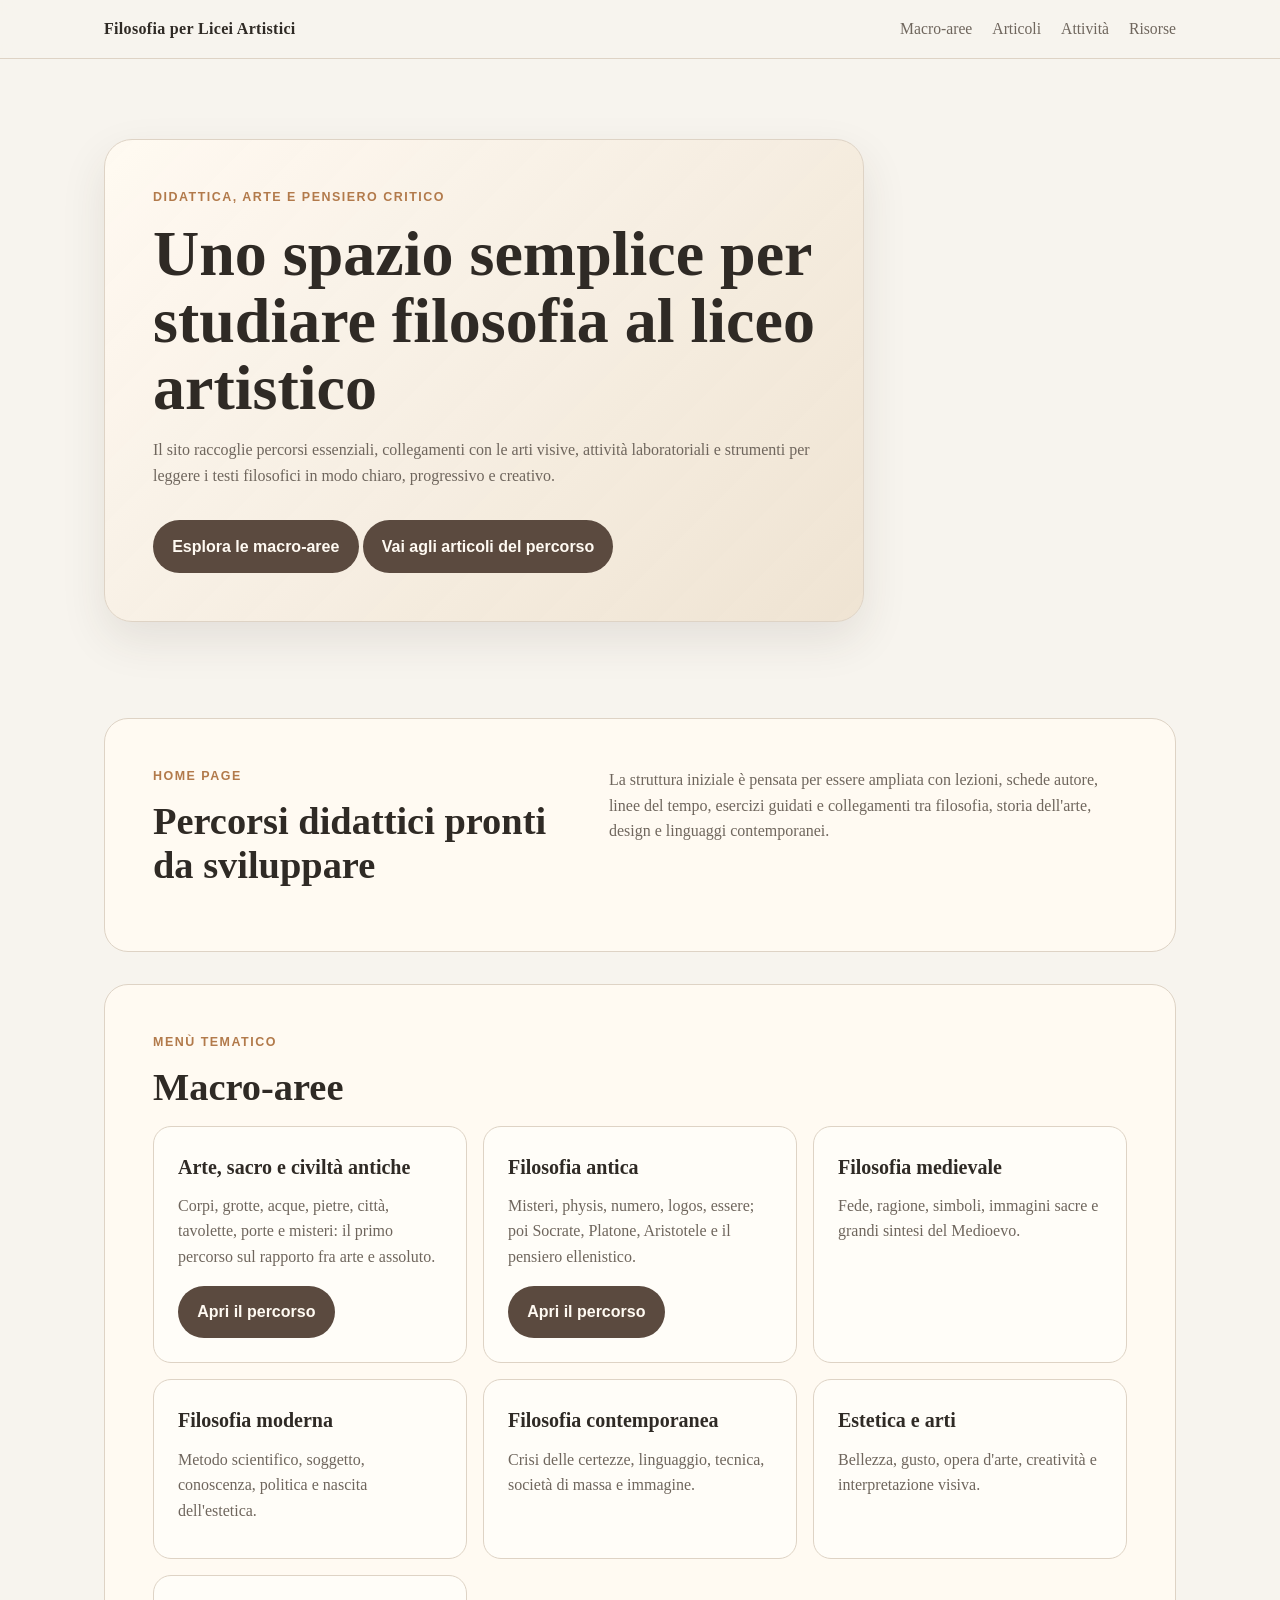
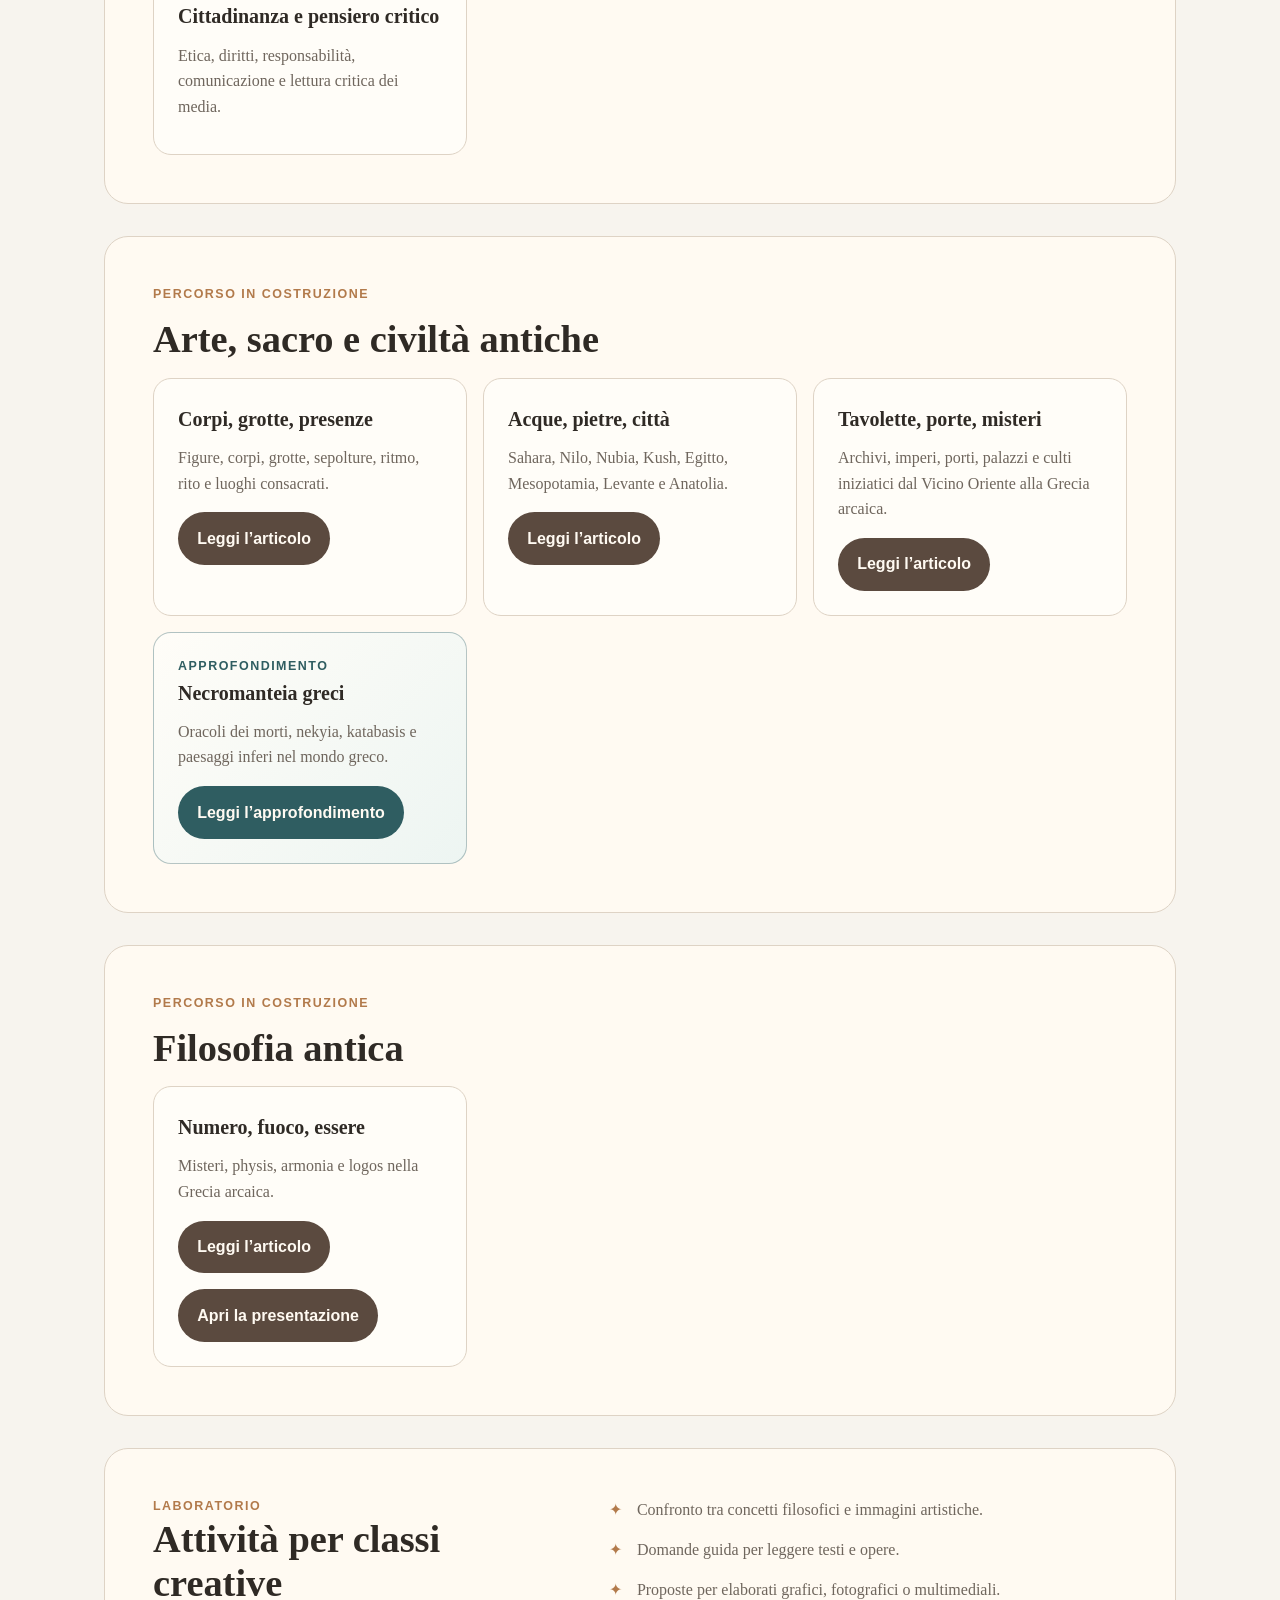
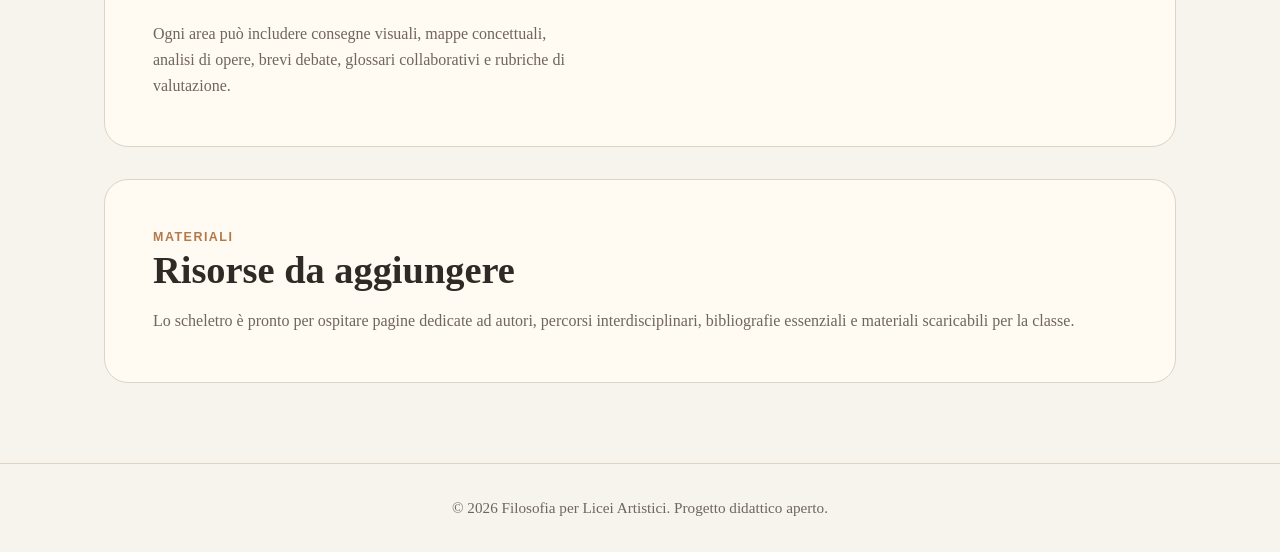
<file: index.html>
<!DOCTYPE html>
<html lang="it">
<head>
  <meta charset="UTF-8">
  <meta name="viewport" content="width=device-width, initial-scale=1.0">
  <title>Filosofia per Licei Artistici</title>
  <link rel="stylesheet" href="styles.css">
</head>
<body>
  <header class="site-header">
    <nav class="navbar" aria-label="Navigazione principale">
      <a class="brand" href="#inizio">Filosofia per Licei Artistici</a>
      <ul class="nav-menu">
        <li><a href="#macro-aree">Macro-aree</a></li>
        <li><a href="#articoli">Articoli</a></li>
        <li><a href="#attivita">Attività</a></li>
        <li><a href="#risorse">Risorse</a></li>
      </ul>
    </nav>
  </header>

  <main id="inizio">
    <section class="hero" aria-labelledby="titolo-home">
      <div class="hero-content">
        <p class="eyebrow">Didattica, arte e pensiero critico</p>
        <h1 id="titolo-home">Uno spazio semplice per studiare filosofia al liceo artistico</h1>
        <p>Il sito raccoglie percorsi essenziali, collegamenti con le arti visive, attività laboratoriali e strumenti per leggere i testi filosofici in modo chiaro, progressivo e creativo.</p>
        <a class="button" href="#macro-aree">Esplora le macro-aree</a>
        <a class="button" href="#articoli">Vai agli articoli del percorso</a>
      </div>
    </section>

    <section id="percorsi" class="section intro-section" aria-labelledby="titolo-percorsi">
      <div><p class="section-label">Home page</p><h2 id="titolo-percorsi">Percorsi didattici pronti da sviluppare</h2></div>
      <p>La struttura iniziale è pensata per essere ampliata con lezioni, schede autore, linee del tempo, esercizi guidati e collegamenti tra filosofia, storia dell'arte, design e linguaggi contemporanei.</p>
    </section>

    <section id="macro-aree" class="section" aria-labelledby="titolo-macro-aree">
      <p class="section-label">Menù tematico</p><h2 id="titolo-macro-aree">Macro-aree</h2>
      <div class="card-grid">
        <article class="card"><h3>Arte, sacro e civiltà antiche</h3><p>Corpi, grotte, acque, pietre, città, tavolette, porte e misteri: il primo percorso sul rapporto fra arte e assoluto.</p><a class="button" href="#articoli">Apri il percorso</a></article>
        <article class="card"><h3>Filosofia antica</h3><p>Misteri, physis, numero, logos, essere; poi Socrate, Platone, Aristotele e il pensiero ellenistico.</p><a class="button" href="#filosofia-antica-articoli">Apri il percorso</a></article>
        <article class="card"><h3>Filosofia medievale</h3><p>Fede, ragione, simboli, immagini sacre e grandi sintesi del Medioevo.</p></article>
        <article class="card"><h3>Filosofia moderna</h3><p>Metodo scientifico, soggetto, conoscenza, politica e nascita dell'estetica.</p></article>
        <article class="card"><h3>Filosofia contemporanea</h3><p>Crisi delle certezze, linguaggio, tecnica, società di massa e immagine.</p></article>
        <article class="card"><h3>Estetica e arti</h3><p>Bellezza, gusto, opera d'arte, creatività e interpretazione visiva.</p></article>
        <article class="card"><h3>Cittadinanza e pensiero critico</h3><p>Etica, diritti, responsabilità, comunicazione e lettura critica dei media.</p></article>
      </div>
    </section>

    <section id="articoli" class="section" aria-labelledby="titolo-articoli">
      <p class="section-label">Percorso in costruzione</p><h2 id="titolo-articoli">Arte, sacro e civiltà antiche</h2>
      <div class="card-grid">
        <article class="card"><h3>Corpi, grotte, presenze</h3><p>Figure, corpi, grotte, sepolture, ritmo, rito e luoghi consacrati.</p><a class="button" href="quando-l-arte-era-una-soglia.html">Leggi l’articolo</a></article>
        <article class="card"><h3>Acque, pietre, città</h3><p>Sahara, Nilo, Nubia, Kush, Egitto, Mesopotamia, Levante e Anatolia.</p><a class="button" href="acque-pietre-citta.html">Leggi l’articolo</a></article>
        <article class="card"><h3>Tavolette, porte, misteri</h3><p>Archivi, imperi, porti, palazzi e culti iniziatici dal Vicino Oriente alla Grecia arcaica.</p><a class="button" href="tavolette-porte-misteri.html">Leggi l’articolo</a></article>
        <article class="card" style="border-color: rgba(47, 93, 97, 0.35); background: linear-gradient(135deg, #fffdf8 0%, #edf5f2 100%);"><p class="section-label" style="color: #2f5d61;">Approfondimento</p><h3>Necromanteia greci</h3><p>Oracoli dei morti, nekyia, katabasis e paesaggi inferi nel mondo greco.</p><a class="button" style="background: #2f5d61;" href="necromanteia-greci.html">Leggi l’approfondimento</a></article>
      </div>
    </section>

    <section id="filosofia-antica-articoli" class="section" aria-labelledby="titolo-filosofia-antica-articoli">
      <p class="section-label">Percorso in costruzione</p><h2 id="titolo-filosofia-antica-articoli">Filosofia antica</h2>
      <div class="card-grid">
        <article class="card"><h3>Numero, fuoco, essere</h3><p>Misteri, physis, armonia e logos nella Grecia arcaica.</p><a class="button" href="numero-fuoco-essere.html">Leggi l’articolo</a><a class="button" href="presentazioni/numero-fuoco-essere.html">Apri la presentazione</a></article>
      </div>
    </section>

    <section id="attivita" class="section split-section" aria-labelledby="titolo-attivita"><div><p class="section-label">Laboratorio</p><h2 id="titolo-attivita">Attività per classi creative</h2><p>Ogni area può includere consegne visuali, mappe concettuali, analisi di opere, brevi debate, glossari collaborativi e rubriche di valutazione.</p></div><ul class="check-list"><li>Confronto tra concetti filosofici e immagini artistiche.</li><li>Domande guida per leggere testi e opere.</li><li>Proposte per elaborati grafici, fotografici o multimediali.</li></ul></section>
    <section id="risorse" class="section resources" aria-labelledby="titolo-risorse"><p class="section-label">Materiali</p><h2 id="titolo-risorse">Risorse da aggiungere</h2><p>Lo scheletro è pronto per ospitare pagine dedicate ad autori, percorsi interdisciplinari, bibliografie essenziali e materiali scaricabili per la classe.</p></section>
  </main>
  <footer class="site-footer"><p>&copy; 2026 Filosofia per Licei Artistici. Progetto didattico aperto.</p></footer>
</body>
</html>
</file>
<file: styles.css>
:root {
  --color-bg: #f7f4ee;
  --color-surface: #fffaf2;
  --color-text: #2f2a25;
  --color-muted: #6f665d;
  --color-primary: #5b4a3f;
  --color-accent: #b27a4b;
  --color-border: #ded3c5;
  --shadow-soft: 0 18px 45px rgba(61, 48, 38, 0.10);
  --max-width: 1120px;
}

* {
  box-sizing: border-box;
}

html {
  scroll-behavior: smooth;
}

body {
  margin: 0;
  font-family: Georgia, "Times New Roman", serif;
  line-height: 1.6;
  color: var(--color-text);
  background: var(--color-bg);
}

a {
  color: inherit;
  text-decoration: none;
}

.site-header {
  position: sticky;
  top: 0;
  z-index: 10;
  background: rgba(247, 244, 238, 0.95);
  border-bottom: 1px solid var(--color-border);
  backdrop-filter: blur(8px);
}

.navbar {
  max-width: var(--max-width);
  margin: 0 auto;
  padding: 1rem 1.5rem;
  display: flex;
  align-items: center;
  justify-content: space-between;
  gap: 1.5rem;
}

.brand {
  font-weight: 700;
  letter-spacing: 0.02em;
}

.nav-menu {
  margin: 0;
  padding: 0;
  display: flex;
  flex-wrap: wrap;
  gap: 0.75rem 1.25rem;
  list-style: none;
  color: var(--color-muted);
  font-size: 0.98rem;
}

.nav-menu a:hover,
.nav-menu a:focus-visible {
  color: var(--color-accent);
}

main {
  max-width: var(--max-width);
  margin: 0 auto;
  padding: 0 1.5rem 3rem;
}

.hero {
  min-height: 62vh;
  display: grid;
  align-items: center;
  padding: 5rem 0 4rem;
}

.hero-content {
  max-width: 760px;
  padding: 3rem;
  background: linear-gradient(135deg, rgba(255, 250, 242, 0.96), rgba(238, 225, 207, 0.88));
  border: 1px solid var(--color-border);
  border-radius: 28px;
  box-shadow: var(--shadow-soft);
}

.eyebrow,
.section-label {
  margin: 0 0 0.75rem;
  color: var(--color-accent);
  font-family: Arial, Helvetica, sans-serif;
  font-size: 0.78rem;
  font-weight: 700;
  letter-spacing: 0.12em;
  text-transform: uppercase;
}

h1,
h2,
h3,
p {
  margin-top: 0;
}

h1 {
  margin-bottom: 1rem;
  font-size: clamp(2.25rem, 5vw, 4.6rem);
  line-height: 1.05;
}

h2 {
  margin-bottom: 1rem;
  font-size: clamp(1.8rem, 3vw, 2.6rem);
  line-height: 1.15;
}

h3 {
  margin-bottom: 0.65rem;
  font-size: 1.25rem;
}

p {
  color: var(--color-muted);
}

.button {
  display: inline-block;
  margin-top: 1rem;
  padding: 0.85rem 1.2rem;
  color: #fffaf2;
  background: var(--color-primary);
  border-radius: 999px;
  font-family: Arial, Helvetica, sans-serif;
  font-weight: 700;
}

.button:hover,
.button:focus-visible {
  background: var(--color-accent);
}

.section {
  margin: 2rem 0;
  padding: 3rem;
  background: var(--color-surface);
  border: 1px solid var(--color-border);
  border-radius: 24px;
}

.intro-section,
.split-section {
  display: grid;
  grid-template-columns: minmax(0, 0.9fr) minmax(0, 1.1fr);
  gap: 2rem;
  align-items: start;
}

.card-grid {
  display: grid;
  grid-template-columns: repeat(3, minmax(0, 1fr));
  gap: 1rem;
}

.card {
  min-height: 180px;
  padding: 1.5rem;
  border: 1px solid var(--color-border);
  border-radius: 18px;
  background: #fffdf8;
}

.card p,
.resources p,
.split-section p {
  margin-bottom: 0;
}

.check-list {
  margin: 0;
  padding: 0;
  list-style: none;
}

.check-list li {
  position: relative;
  margin-bottom: 0.9rem;
  padding-left: 1.75rem;
  color: var(--color-muted);
}

.check-list li::before {
  content: "✦";
  position: absolute;
  left: 0;
  color: var(--color-accent);
}

.site-footer {
  padding: 2rem 1.5rem;
  text-align: center;
  border-top: 1px solid var(--color-border);
}

.site-footer p {
  margin: 0;
  font-size: 0.95rem;
}

@media (max-width: 820px) {
  .navbar,
  .intro-section,
  .split-section {
    grid-template-columns: 1fr;
  }

  .navbar {
    align-items: flex-start;
    flex-direction: column;
  }

  .hero-content,
  .section {
    padding: 2rem;
  }

  .card-grid {
    grid-template-columns: 1fr;
  }
}

.featured-article {
  display: flex;
  align-items: center;
  justify-content: space-between;
  gap: 2rem;
  background: linear-gradient(135deg, #fffaf2 0%, #efe2d1 100%);
}

.featured-article p {
  margin-bottom: 0;
}

.article-layout {
  max-width: 920px;
}

.article-page {
  padding: 4rem 0 2rem;
}

.article-hero {
  margin-bottom: 2rem;
  padding: 3rem;
  background: linear-gradient(135deg, rgba(255, 250, 242, 0.98), rgba(238, 225, 207, 0.92));
  border: 1px solid var(--color-border);
  border-radius: 28px;
  box-shadow: var(--shadow-soft);
}

.article-subtitle {
  max-width: 760px;
  margin-bottom: 0;
  color: var(--color-primary);
  font-size: clamp(1.15rem, 2.5vw, 1.5rem);
}

.article-content {
  padding: 3rem;
  background: var(--color-surface);
  border: 1px solid var(--color-border);
  border-radius: 24px;
}

.article-content h2 {
  margin-top: 2.8rem;
  padding-top: 0.5rem;
}

.article-content h2:first-child,
.article-content hr + h2 {
  margin-top: 1.2rem;
}

.article-content h3 {
  margin-top: 2rem;
  color: var(--color-primary);
}

.article-content p,
.article-content li {
  color: var(--color-muted);
}

.article-content a {
  color: var(--color-accent);
  font-weight: 700;
  text-decoration: underline;
  text-decoration-thickness: 0.08em;
  text-underline-offset: 0.18em;
}

.article-content a:hover,
.article-content a:focus-visible {
  color: var(--color-primary);
}

.article-content blockquote {
  margin: 0 0 2rem;
  padding: 1.25rem 1.5rem;
  color: var(--color-primary);
  background: #fffdf8;
  border-left: 5px solid var(--color-accent);
  border-radius: 0 16px 16px 0;
}

.article-content blockquote strong {
  display: block;
  margin-bottom: 0.35rem;
}

.article-content hr {
  margin: 2.5rem 0;
  border: 0;
  border-top: 1px solid var(--color-border);
}

.article-content ul,
.article-content ol {
  margin: 0 0 1.5rem 1.25rem;
  padding-left: 1rem;
}

.article-content li {
  margin-bottom: 0.55rem;
}

.article-content img {
  display: block;
  max-width: 100%;
  height: auto;
  margin: 1.5rem auto;
  border-radius: 18px;
  box-shadow: var(--shadow-soft);
}

.media-cluster {
  margin: 2rem 0;
  padding: 1.25rem;
  background: #fffdf8;
  border: 1px solid var(--color-border);
  border-radius: 20px;
}

.media-cluster h3 {
  margin-top: 0;
}

.media-grid {
  display: grid;
  grid-template-columns: repeat(2, minmax(0, 1fr));
  gap: 1rem;
}

.media-card {
  display: flex;
  min-height: 160px;
  flex-direction: column;
  gap: 0.5rem;
  padding: 1.1rem;
  color: var(--color-muted);
  background: linear-gradient(135deg, #fffaf2 0%, #f2e6d8 100%);
  border: 1px solid var(--color-border);
  border-radius: 16px;
  text-decoration: none;
  box-shadow: 0 10px 24px rgba(61, 48, 38, 0.07);
}

.article-content .media-card {
  color: var(--color-muted);
  font-weight: 400;
  text-decoration: none;
}

.article-content .media-card:hover,
.article-content .media-card:focus-visible {
  color: var(--color-primary);
  border-color: var(--color-accent);
}

.media-card strong {
  color: var(--color-primary);
  font-size: 1.05rem;
  line-height: 1.25;
}

.media-type {
  color: var(--color-accent);
  font-family: Arial, Helvetica, sans-serif;
  font-size: 0.72rem;
  font-weight: 700;
  letter-spacing: 0.1em;
  text-transform: uppercase;
}

.media-card-wide,
.media-embed {
  grid-column: 1 / -1;
}

.media-embed iframe {
  width: 100%;
  aspect-ratio: 16 / 9;
  margin-top: 0.4rem;
  border: 0;
  border-radius: 12px;
}

@media (max-width: 820px) {
  .featured-article {
    align-items: flex-start;
    flex-direction: column;
  }

  .article-page {
    padding-top: 2rem;
  }

  .article-hero,
  .article-content {
    padding: 2rem;
  }

  .media-grid {
    grid-template-columns: 1fr;
  }
}

.article-figure {
  margin: 2rem 0 2.25rem;
}

.article-figure-grid {
  display: grid;
  grid-template-columns: repeat(2, minmax(0, 1fr));
  gap: 1rem;
}

.figure-card {
  margin: 0;
  overflow: hidden;
  border: 1px solid var(--color-border);
  border-radius: 20px;
  background: #fffdf8;
  box-shadow: 0 12px 28px rgba(61, 48, 38, 0.08);
}

.figure-card img {
  display: block;
  width: 100%;
  max-height: 520px;
  object-fit: cover;
  background: #eee5d8;
}

.figure-card figcaption {
  padding: 0.85rem 1rem 1rem;
  color: var(--color-muted);
  font-family: Arial, Helvetica, sans-serif;
  font-size: 0.9rem;
  line-height: 1.45;
}

.figure-card figcaption a {
  color: var(--color-accent);
  font-weight: 700;
  text-decoration: underline;
  text-underline-offset: 0.18em;
}

@media (max-width: 820px) {
  .article-figure-grid {
    grid-template-columns: 1fr;
  }

  .figure-card img {
    max-height: none;
  }
}

.video-section {
  margin: 0 0 2rem;
  padding: 2rem;
  background: linear-gradient(135deg, #fffaf2 0%, #f1e2cf 100%);
  border: 1px solid var(--color-border);
  border-radius: 24px;
  box-shadow: var(--shadow-soft);
}

.video-section h2 {
  margin-bottom: 0.75rem;
}

.video-section p {
  max-width: 760px;
}

.video-section video {
  display: block;
  margin-top: 1.5rem;
  overflow: hidden;
  background: #1d1712;
  border: 1px solid var(--color-border);
  border-radius: 20px;
  box-shadow: var(--shadow-soft);
}

@media (max-width: 820px) {
  .video-section {
    padding: 1.5rem;
  }
}

/* Fallback robusti per immagini Wikimedia dell’approfondimento Necromanteia: usa Special:FilePath quando i thumbnail diretti non vengono generati dal browser. */
img[src*="Basement_of_Necromanteion.jpg"] {
  content: url("https://commons.wikimedia.org/wiki/Special:FilePath/DSCF6210_%CE%9D%CE%B5%CE%BA%CF%81%CE%BF%CE%BC%CE%B1%CE%BD%CF%84%CE%B5%CE%B9%CE%BF_%CF%84%CE%BF%CF%85_%CE%91%CF%87%CE%B5%CF%81%CE%BF%CE%BD%CF%84%CE%B1.jpg?width=1200");
}

img[src*="Labyrinth_halls_at_Nekromanteion.jpg"] {
  content: url("https://commons.wikimedia.org/wiki/Special:FilePath/Labyrinth_halls_at_Nekromanteion.jpg?width=1200");
}

img[src*="Orphic_Gold_Tablet"] {
  content: url("https://commons.wikimedia.org/wiki/Special:FilePath/Orphic_Gold_Tablet_(Petelia_-_British_Museum,_London).jpg?width=1200");
}

img[src*="Derveni-papyrus.jpg"] {
  content: url("https://commons.wikimedia.org/wiki/Special:FilePath/Derveni-papyrus.jpg?width=1200");
}

img[src*="Crat%C3%A8re_de_Derveni_0001.jpg"] {
  content: url("https://commons.wikimedia.org/wiki/Special:FilePath/Crat%C3%A8re_de_Derveni_0001.jpg?width=1200");
}
</file>
